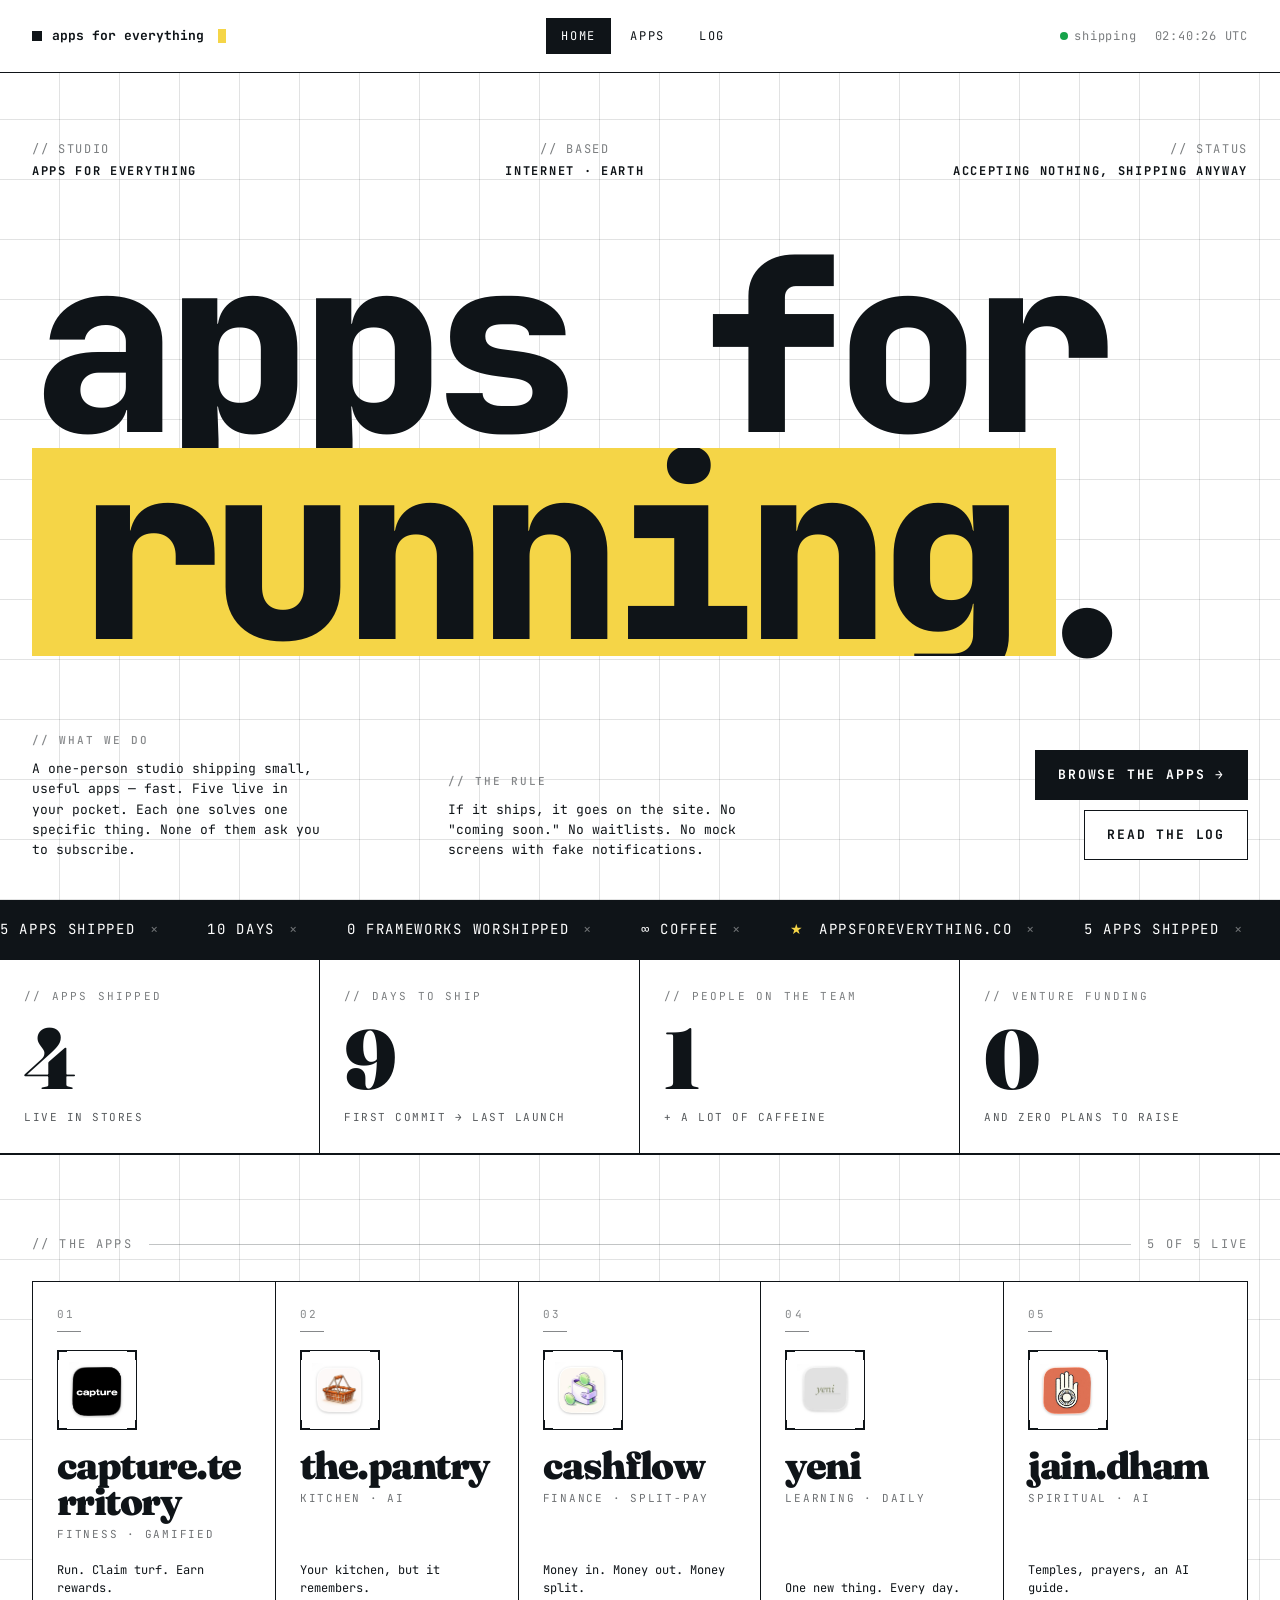
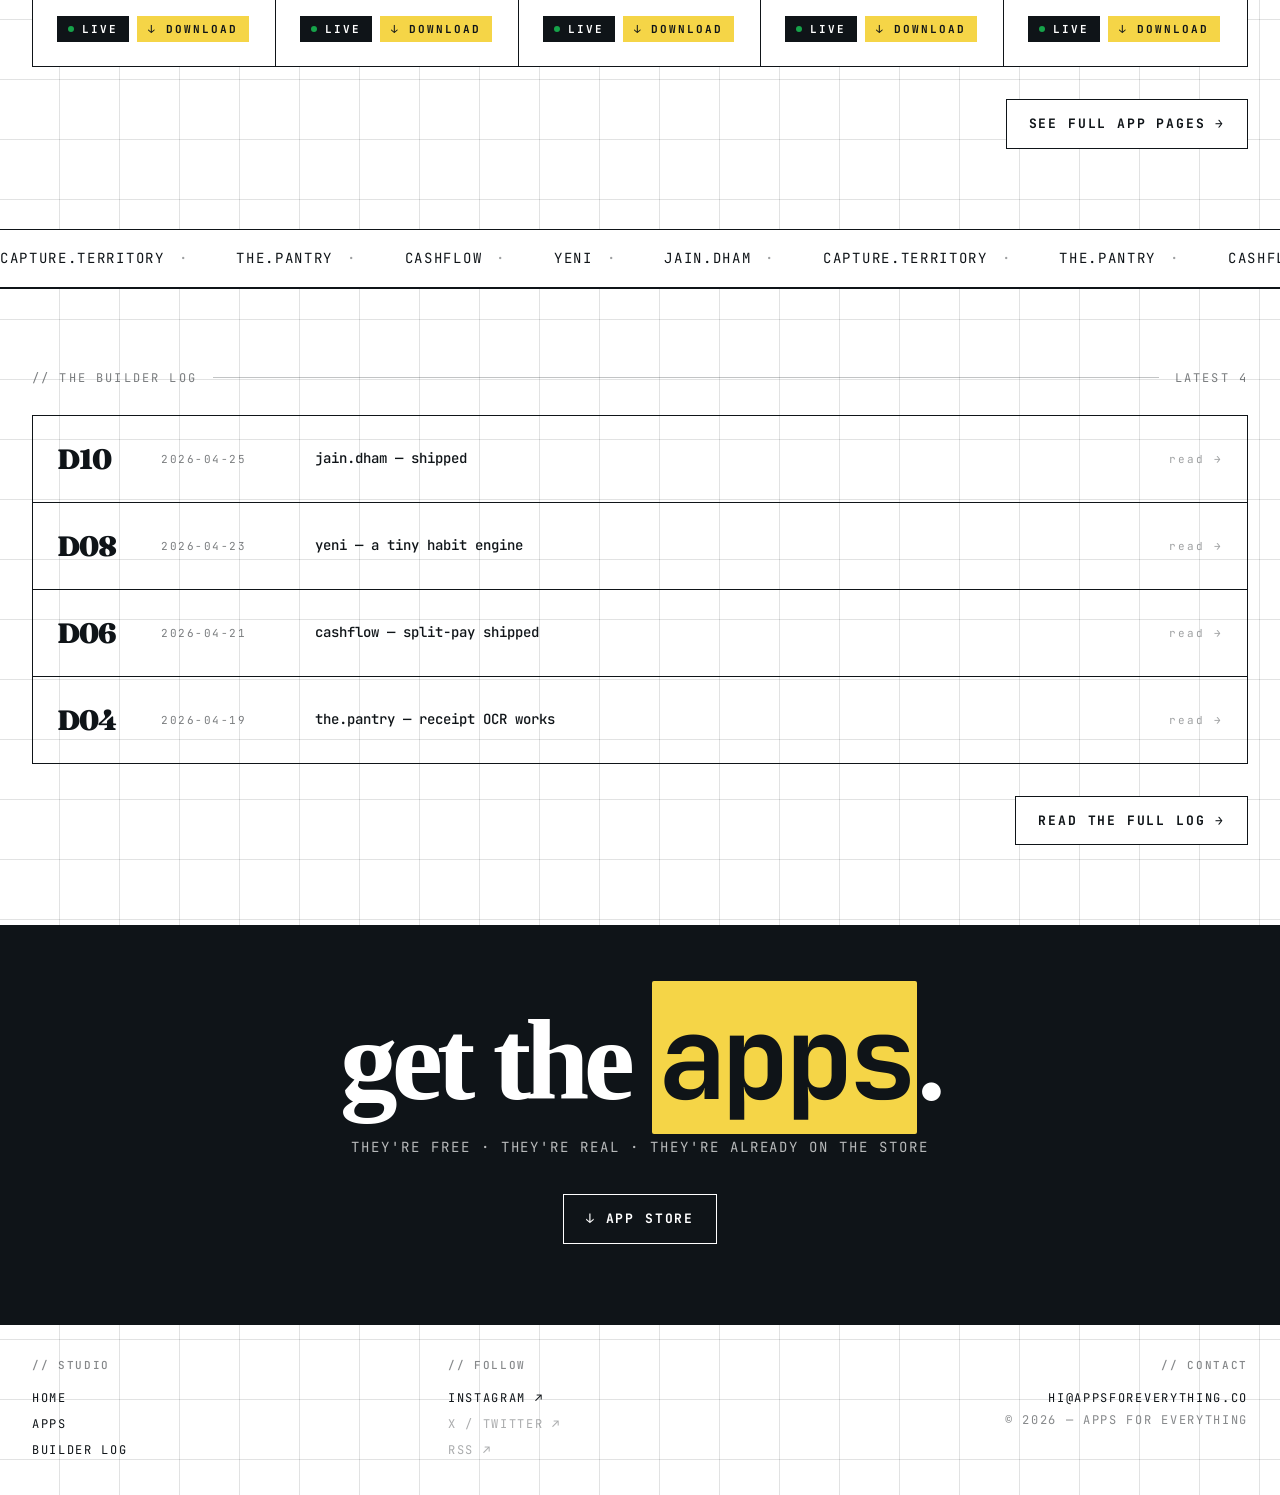
<file: index.html>
<!doctype html>
<html lang="en">
<head>
<meta charset="utf-8"/>
<meta name="viewport" content="width=device-width, initial-scale=1"/>
<title>apps for everything — a small studio shipping a lot</title>
<meta name="description" content="A one-person studio shipping small, useful apps — fast. 5 apps live. No waitlists, no subscriptions, no coming-soon screens."/>
<meta property="og:title" content="apps for everything"/>
<meta property="og:description" content="A one-person studio shipping small, useful apps — fast. 5 apps live."/>
<meta property="og:url" content="https://appsforeverything.co"/>
<meta property="og:type" content="website"/>
<meta property="og:image" content="https://appsforeverything.co/og-image.png"/>
<meta name="twitter:card" content="summary_large_image"/>
<meta name="twitter:title" content="apps for everything"/>
<meta name="twitter:description" content="A one-person studio shipping small, useful apps — fast. 5 apps live."/>
<meta name="twitter:image" content="https://appsforeverything.co/og-image.png"/>
<link rel="icon" href="/favicon.svg" type="image/svg+xml"/>

<link rel="preconnect" href="https://fonts.googleapis.com"/>
<link rel="preconnect" href="https://fonts.gstatic.com" crossorigin/>
<link href="https://fonts.googleapis.com/css2?family=Fraunces:ital,opsz,wght@0,9..144,400;0,9..144,700;0,9..144,900;1,9..144,900&family=JetBrains+Mono:wght@400;500;700&display=swap" rel="stylesheet"/>
<link rel="stylesheet" href="site/site.css"/>

<style>
/* ── Home-only styles ─────────────────────────────────── */
.hero {
  position: relative;
  min-height: calc(100vh - 60px);
  padding: 80px 32px 40px;
  display: flex; flex-direction: column; justify-content: space-between;
  overflow: hidden;
}

.hero-meta-row {
  display: flex; justify-content: space-between; align-items: flex-start;
  font-family: var(--mono);
  font-size: 12px; letter-spacing: 0.14em; text-transform: uppercase;
  color: var(--fg-muted);
}
.hero-meta-row .col { display: flex; flex-direction: column; gap: 4px; }
.hero-meta-row .col .v { color: var(--fg); font-weight: 700; }

.hero-stack {
  font-family: var(--display);
  font-weight: 900;
  font-size: clamp(96px, 19vw, 320px);
  line-height: 0.85;
  letter-spacing: -0.05em;
  margin: 40px 0;
  position: relative;
}
.hero-line { display: block; overflow: hidden; }
.hero-word {
  display: inline-block;
  transform: translateY(110%);
  animation: rise 0.9s cubic-bezier(.2,.7,.2,1) forwards;
}
.hero-word.d2 { animation-delay: 0.1s; }
.hero-word.d3 { animation-delay: 0.2s; }
.hero-word.d4 { animation-delay: 0.3s; }
.hero-word.d5 { animation-delay: 0.4s; }
@keyframes rise { to { transform: translateY(0) } }

.hero-line .swap {
  display: inline-block;
  background: var(--hl); color: #0F1418;
  padding: 0 0.12em;
  position: relative;
}
.hero-line .swap .swap-inner {
  display: inline-block;
  animation: swap 8s steps(1) infinite;
}
@keyframes swap {
  0%, 24%   { content: 'everything' }
  25%, 49%  { transform: translateY(0) }
  50%, 74%  { transform: translateY(0) }
}

/* word cycler for hero */
.cycle {
  display: inline-block;
  background: var(--hl); color: #0F1418;
  padding: 0 0.18em;
  position: relative;
  vertical-align: baseline;
  overflow: hidden;
}
.cycle .cycle-track {
  display: inline-block;
}
.cycle .cycle-word {
  display: inline-block;
}

.hero-bottom {
  display: grid;
  grid-template-columns: 1fr 1fr 1fr;
  gap: 32px;
  align-items: end;
  font-family: var(--mono);
  font-size: 13px;
  line-height: 1.55;
}
.hero-bottom .col h5 {
  font-size: 11px; letter-spacing: 0.18em; text-transform: uppercase;
  opacity: 0.5; margin-bottom: 10px; font-weight: 500;
}
.hero-bottom .col p { max-width: 36ch; }
.hero-bottom .ctas { display: flex; gap: 10px; flex-wrap: wrap; justify-content: flex-end; }

/* Animated grid (subtle dot drift) */
.hero-bg {
  position: absolute; inset: 0;
  pointer-events: none;
  z-index: -1;
  background-image:
    radial-gradient(circle, var(--fg) 1.2px, transparent 1.2px);
  background-size: 32px 32px;
  background-position: 0 0;
  opacity: 0.08;
  animation: drift 30s linear infinite;
}
@keyframes drift {
  from { background-position: 0 0; }
  to { background-position: 320px 320px; }
}

/* ── Counters strip ───────────────────────────────────── */
.counters {
  display: grid;
  grid-template-columns: repeat(4, 1fr);
  border-top: 1.5px solid var(--fg);
  border-bottom: 1.5px solid var(--fg);
  background: var(--bg);
}
.counter {
  padding: 28px 24px;
  border-right: 1.5px solid var(--fg);
  font-family: var(--mono);
}
.counter:last-child { border-right: none; }
.counter .label {
  font-size: 11px; letter-spacing: 0.2em; text-transform: uppercase;
  opacity: 0.55; margin-bottom: 12px;
}
.counter .num {
  font-family: var(--display);
  font-size: 84px; line-height: 1; font-weight: 900;
  letter-spacing: -0.04em;
}
.counter .sub {
  font-size: 11px; letter-spacing: 0.14em; text-transform: uppercase;
  margin-top: 8px; opacity: 0.7;
}

/* ── Apps preview grid ────────────────────────────────── */
.apps-section {
  padding: 80px 32px;
  border-top: 1.5px solid var(--fg);
}
.apps-grid {
  display: grid;
  grid-template-columns: repeat(5, 1fr);
  border: 1.5px solid var(--fg);
}
.app-card {
  position: relative;
  border-right: 1.5px solid var(--fg);
  padding: 24px;
  display: flex; flex-direction: column; gap: 18px;
  min-height: 380px;
  background: var(--bg);
  transition: background 0.2s, color 0.2s;
  overflow: hidden;
  cursor: pointer;
}
.app-card:last-child { border-right: none; }
.app-card:hover { background: var(--fg); color: var(--bg); }
.app-card:hover .logo-slot { background: var(--fg); color: var(--bg); border-color: var(--bg); }
.app-card:hover .logo-slot .tick { background: var(--fg); border-color: var(--bg); }
.app-card:hover .pill { background: var(--bg); color: var(--fg); }
.app-card:hover .app-card-num::after {
  width: 100%;
}
.app-card-num {
  font-family: var(--mono);
  font-size: 11px; letter-spacing: 0.2em; opacity: 0.5;
  position: relative;
  display: inline-block;
}
.app-card-num::after {
  content: '';
  display: block;
  width: 24px; height: 1.5px;
  background: currentColor;
  margin-top: 8px;
  transition: width 0.4s cubic-bezier(.2,.7,.2,1);
}
.app-card-name {
  font-family: var(--display);
  font-size: 38px; font-weight: 900;
  line-height: 0.95;
  letter-spacing: -0.04em;
  word-break: break-word;
}
.app-card-tag {
  font-family: var(--mono);
  font-size: 11px; letter-spacing: 0.16em;
  text-transform: uppercase;
  opacity: 0.6;
}
.app-card-desc {
  font-family: var(--mono);
  font-size: 12px; line-height: 1.55;
  margin-top: auto;
}
.app-card .logo-slot {
  width: 80px; height: 80px;
  align-self: flex-start;
}

@media (max-width: 1100px) {
  .apps-grid { grid-template-columns: repeat(2, 1fr); }
  .app-card { border-bottom: 1.5px solid var(--fg); }
}

@media (max-width: 768px) {
  .hero { padding: 80px 20px 32px; }
  .counter { padding: 20px 16px; }
  .counter .num { font-size: 60px; }
  .apps-section { padding: 48px 20px; }
  .log-section { padding: 48px 20px; }
  .cta-strip { padding: 48px 20px; }
}

@media (max-width: 640px) {
  .hero-meta-row { display: none; }
  .hero { padding: 72px 20px 32px; }
  .hero-stack { font-size: clamp(72px, 18vw, 96px); margin: 24px 0; }
  .hero-bottom { grid-template-columns: 1fr; gap: 0; align-items: start; }
  .hero-bottom .col { padding: 16px 0; border-top: 1.5px solid var(--fg-faint); }
  .hero-bottom .col:first-child { border-top: none; padding-top: 0; }
  .hero-bottom .col p { max-width: none; }
  .hero-bottom .ctas { justify-content: flex-start; padding-top: 0; }
  .counters { grid-template-columns: repeat(2, 1fr); }
  .counter:nth-child(2) { border-right: none; }
  .counter:nth-child(n+3) { border-top: 1.5px solid var(--fg); }
  .counter { padding: 18px 14px; }
  .counter .num { font-size: 52px; }
  .app-card { min-height: auto; padding: 18px; gap: 14px; }
  .app-card-name { font-size: 28px; }
  .log-row { grid-template-columns: 60px 1fr; }
  .log-row .date, .log-row .arrow { display: none; }
  .log-row .day { font-size: 22px; }
  .cta-strip { padding: 40px 20px; }
  .cta-strip h2 { font-size: clamp(40px, 10vw, 56px); }
  .cta-strip .ctas { flex-direction: column; align-items: center; gap: 10px; }
}

@media (max-width: 480px) {
  .hero { padding: 72px 16px 28px; }
  .hero-stack { font-size: clamp(60px, 16vw, 80px); }
  .apps-grid { grid-template-columns: 1fr; }
  .app-card { padding: 14px; border-right: none; }
}

/* ── Log preview ──────────────────────────────────────── */
.log-section {
  padding: 80px 32px;
  border-top: 1.5px solid var(--fg);
}
.log-list {
  border: 1.5px solid var(--fg);
}
.log-row {
  display: grid;
  grid-template-columns: 80px 130px 1fr 200px;
  gap: 24px;
  padding: 22px 24px;
  border-bottom: 1.5px solid var(--fg);
  align-items: center;
  font-family: var(--mono);
  font-size: 13px;
  cursor: pointer;
  transition: background 0.15s;
}
.log-row:last-child { border-bottom: none; }
.log-row:hover { background: var(--fg); color: var(--bg); }
.log-row .day {
  font-family: var(--display);
  font-size: 28px; font-weight: 900;
  letter-spacing: -0.03em;
}
.log-row .date { opacity: 0.55; font-size: 11px; letter-spacing: 0.14em; }
.log-row .title { font-weight: 500; font-size: 14px; }
.log-row .arrow {
  text-align: right; opacity: 0.4;
  letter-spacing: 0.18em; font-size: 11px;
}
.log-row:hover .arrow { opacity: 1; }

/* ── CTA strip ────────────────────────────────────────── */
.cta-strip {
  border-top: 1.5px solid var(--fg);
  padding: 80px 32px;
  text-align: center;
  background: var(--fg);
  color: var(--bg);
  position: relative;
  overflow: hidden;
}
.cta-strip h2 {
  font-family: var(--display);
  font-size: clamp(56px, 9vw, 144px);
  font-weight: 900;
  line-height: 0.9;
  letter-spacing: -0.05em;
}
.cta-strip h2 em {
  background: var(--hl); color: #0F1418;
}
.cta-strip .sub {
  margin-top: 24px;
  font-family: var(--mono); font-size: 14px;
  letter-spacing: 0.14em; text-transform: uppercase;
  opacity: 0.7;
}
.cta-strip .ctas {
  margin-top: 36px;
  display: flex; gap: 12px; justify-content: center;
}
.cta-strip .btn {
  background: transparent; color: var(--bg); border-color: var(--bg);
}
.cta-strip .btn:hover { background: var(--hl); color: #0F1418; border-color: var(--hl); }

</style>
</head>
<body>

<!-- ── NAV ────────────────────────────────────────────── -->
<nav class="nav">
  <a class="nav-brand" href="index.html">
    <span class="dot"></span>
    apps for everything<span class="blink"></span>
  </a>
  <div class="nav-links">
    <a class="nav-link active" href="index.html">Home</a>
    <a class="nav-link" href="apps.html">Apps</a>
    <a class="nav-link" href="log.html">Log</a>
  </div>
  <div class="nav-meta">
    <span><span class="live-dot"></span>shipping</span>
    <span data-utc-clock>00:00:00 UTC</span>
  </div>
</nav>

<main class="page">

  <!-- ── HERO ─────────────────────────────────────────── -->
  <section class="hero">
    <div class="hero-bg"></div>

    <div class="hero-meta-row">
      <div class="col">
        <span>// studio</span>
        <span class="v">apps for everything</span>
      </div>
      <div class="col" style="text-align:center">
        <span>// based</span>
        <span class="v">internet · earth</span>
      </div>
      <div class="col" style="text-align:right">
        <span>// status</span>
        <span class="v">accepting nothing, shipping anyway</span>
      </div>
    </div>

    <h1 class="hero-stack">
      <span class="hero-line"><span class="hero-word" style="font-family: &quot;JetBrains Mono&quot;">apps for</span></span>
      <span class="hero-line"><span class="hero-word d2"><span id="cycle-word" class="cycle"><span class="cycle-track"><span class="cycle-word" style="font-family: &quot;JetBrains Mono&quot;">running</span></span></span>.</span></span>
    </h1>

    <div class="hero-bottom">
      <div class="col">
        <h5>// what we do</h5>
        <p>A one-person studio shipping small, useful apps — fast. Five live in your pocket. Each one solves one specific thing. None of them ask you to subscribe.</p>
      </div>
      <div class="col">
        <h5>// the rule</h5>
        <p>If it ships, it goes on the site. No "coming soon." No waitlists. No mock screens with fake notifications.</p>
      </div>
      <div class="col">
        <div class="ctas">
          <a href="apps.html" class="btn primary">Browse the apps →</a>
          <a href="log.html" class="btn">Read the log</a>
        </div>
      </div>
    </div>
  </section>

  <!-- ── MARQUEE ──────────────────────────────────────── -->
  <div class="marquee invert">
    <div class="marquee-track">
      <span class="marquee-item">5 apps shipped <span class="x">×</span></span>
      <span class="marquee-item">10 days <span class="x">×</span></span>
      <span class="marquee-item">0 frameworks worshipped <span class="x">×</span></span>
      <span class="marquee-item">∞ coffee <span class="x">×</span></span>
      <span class="marquee-item"><span class="star">★</span> appsforeverything.co <span class="x">×</span></span>
      <span class="marquee-item">5 apps shipped <span class="x">×</span></span>
      <span class="marquee-item">10 days <span class="x">×</span></span>
      <span class="marquee-item">0 frameworks worshipped <span class="x">×</span></span>
      <span class="marquee-item">∞ coffee <span class="x">×</span></span>
      <span class="marquee-item"><span class="star">★</span> appsforeverything.co <span class="x">×</span></span>
      <span class="marquee-item">5 apps shipped <span class="x">×</span></span>
      <span class="marquee-item">10 days <span class="x">×</span></span>
      <span class="marquee-item">0 frameworks worshipped <span class="x">×</span></span>
      <span class="marquee-item">∞ coffee <span class="x">×</span></span>
      <span class="marquee-item"><span class="star">★</span> appsforeverything.co <span class="x">×</span></span>
    </div>
  </div>

  <!-- ── COUNTERS ─────────────────────────────────────── -->
  <div class="counters reveal">
    <div class="counter">
      <div class="label">// apps shipped</div>
      <div class="num" data-count="5">0</div>
      <div class="sub">live in stores</div>
    </div>
    <div class="counter">
      <div class="label">// days to ship</div>
      <div class="num" data-count="10">0</div>
      <div class="sub">first commit → last launch</div>
    </div>
    <div class="counter">
      <div class="label">// people on the team</div>
      <div class="num" data-count="1">0</div>
      <div class="sub">+ a lot of caffeine</div>
    </div>
    <div class="counter">
      <div class="label">// venture funding</div>
      <div class="num" data-count="0">0</div>
      <div class="sub">and zero plans to raise</div>
    </div>
  </div>

  <!-- ── APPS SECTION ─────────────────────────────────── -->
  <section class="apps-section">
    <div class="section-label reveal">
      <span>// the apps</span>
      <span class="line"></span>
      <span>5 of 5 live</span>
    </div>

    <div class="apps-grid reveal" id="apps-grid"></div>

    <div style="margin-top: 32px; display: flex; justify-content: flex-end;">
      <a href="apps.html" class="btn">See full app pages →</a>
    </div>
  </section>

  <!-- ── REVERSE MARQUEE ──────────────────────────────── -->
  <div class="marquee">
    <div class="marquee-track reverse fast">
      <span class="marquee-item">capture.territory <span class="x">·</span></span>
      <span class="marquee-item">the.pantry <span class="x">·</span></span>
      <span class="marquee-item">cashflow <span class="x">·</span></span>
      <span class="marquee-item">yeni <span class="x">·</span></span>
      <span class="marquee-item">jain.dham <span class="x">·</span></span>
      <span class="marquee-item">capture.territory <span class="x">·</span></span>
      <span class="marquee-item">the.pantry <span class="x">·</span></span>
      <span class="marquee-item">cashflow <span class="x">·</span></span>
      <span class="marquee-item">yeni <span class="x">·</span></span>
      <span class="marquee-item">jain.dham <span class="x">·</span></span>
      <span class="marquee-item">capture.territory <span class="x">·</span></span>
      <span class="marquee-item">the.pantry <span class="x">·</span></span>
      <span class="marquee-item">cashflow <span class="x">·</span></span>
      <span class="marquee-item">yeni <span class="x">·</span></span>
      <span class="marquee-item">jain.dham <span class="x">·</span></span>
    </div>
  </div>

  <!-- ── LOG PREVIEW ──────────────────────────────────── -->
  <section class="log-section">
    <div class="section-label reveal">
      <span>// the builder log</span>
      <span class="line"></span>
      <span>latest 4</span>
    </div>

    <div class="log-list reveal" id="log-list"></div>

    <div style="margin-top: 32px; display: flex; justify-content: flex-end;">
      <a href="log.html" class="btn">Read the full log →</a>
    </div>
  </section>

  <!-- ── CTA STRIP ────────────────────────────────────── -->
  <section class="cta-strip">
    <h2 style="font-family: ui-monospace">get the <em style="font-family: &quot;JetBrains Mono&quot;">apps</em>.</h2>
    <div class="sub">they're free · they're real · they're already on the store</div>
    <div class="ctas">
      <a href="apps.html" class="btn">↓ App Store</a>
    </div>
  </section>

  <!-- ── FOOTER ───────────────────────────────────────── -->
  <footer class="foot">
    <div class="foot-col">
      <h4>// studio</h4>
      <a href="index.html">Home</a>
      <a href="apps.html">Apps</a>
      <a href="log.html">Builder log</a>
    </div>
    <div class="foot-col">
      <h4>// follow</h4>
      <a href="https://www.instagram.com/apps4everything?igsh=eWd5OXFvZ3lxbHJh" target="_blank" rel="noopener">Instagram ↗</a>
      <a href="#">X / twitter ↗</a>
      <a href="#">RSS ↗</a>
    </div>
    <div class="foot-col" style="text-align:right">
      <h4>// contact</h4>
      <a href="mailto:hi@appsforeverything.co">hi@appsforeverything.co</a>
      <span style="opacity:0.5">© 2026 — apps for everything</span>
    </div>
  </footer>
</main>

<script src="site/site.js"></script>
<script>
// ── Render apps grid ───────────────────────────────────
(function () {
  const el = document.getElementById('apps-grid');
  el.innerHTML = APPS.map((a, i) => `
    <a href="apps.html#${a.name}" class="app-card">
      <span class="app-card-num">${a.num}</span>
      <div class="logo-slot">
        <span class="tick tl"></span><span class="tick tr"></span>
        <span class="tick bl"></span><span class="tick br"></span>
        <div class="logo-inner">
          <img src="${a.logo}" alt="${a.name} logo" style="width:56px;height:56px;object-fit:contain;display:block;"/>
        </div>
      </div>
      <div>
        <div class="app-card-name">${a.name}</div>
        <div class="app-card-tag" style="margin-top:6px">${a.tag}</div>
      </div>
      <div class="app-card-desc">${a.short}</div>
      <div style="display:flex;gap:8px;align-items:center;align-self:flex-start">
        <span class="pill"><span class="pill-dot"></span>live</span>
        ${a.appstore !== '#' ? `<span class="pill pill-dl" onclick="event.preventDefault();event.stopPropagation();window.open('${a.appstore}','_blank')">↓ download</span>` : ''}
      </div>
    </a>
  `).join('');
})();

// ── Render log preview ────────────────────────────────
(function () {
  const el = document.getElementById('log-list');
  el.innerHTML = LOG_ENTRIES.slice(0, 4).map((e) => `
    <a href="log.html" class="log-row">
      <span class="day">${e.day}</span>
      <span class="date">${e.date}</span>
      <span class="title">${e.title}</span>
      <span class="arrow">read →</span>
    </a>
  `).join('');
})();

// ── Counters animate when in view ─────────────────────
(function () {
  const obs = new IntersectionObserver((entries) => {
    entries.forEach((e) => {
      if (e.isIntersecting) {
        e.target.querySelectorAll('[data-count]').forEach((n) => {
          const target = parseInt(n.getAttribute('data-count'), 10);
          countUp(n, target, 1400);
        });
        obs.unobserve(e.target);
      }
    });
  }, { threshold: 0.4 });
  document.querySelectorAll('.counters').forEach((el) => obs.observe(el));
})();

// ── Hero word cycler ──────────────────────────────────
(function () {
  const words = ['running', 'pantries', 'splitting', 'praying', 'learning'];
  const el = document.querySelector('#cycle-word .cycle-word');
  if (!el) return;
  let i = 0;
  setInterval(() => {
    i = (i + 1) % words.length;
    el.style.transition = 'opacity 0.2s, transform 0.2s';
    el.style.opacity = '0';
    el.style.transform = 'translateY(-8px)';
    setTimeout(() => {
      el.textContent = words[i];
      el.style.transform = 'translateY(8px)';
      requestAnimationFrame(() => {
        el.style.opacity = '1';
        el.style.transform = 'translateY(0)';
      });
    }, 220);
  }, 1800);
})();

</script>
</body>
</html>
</file>
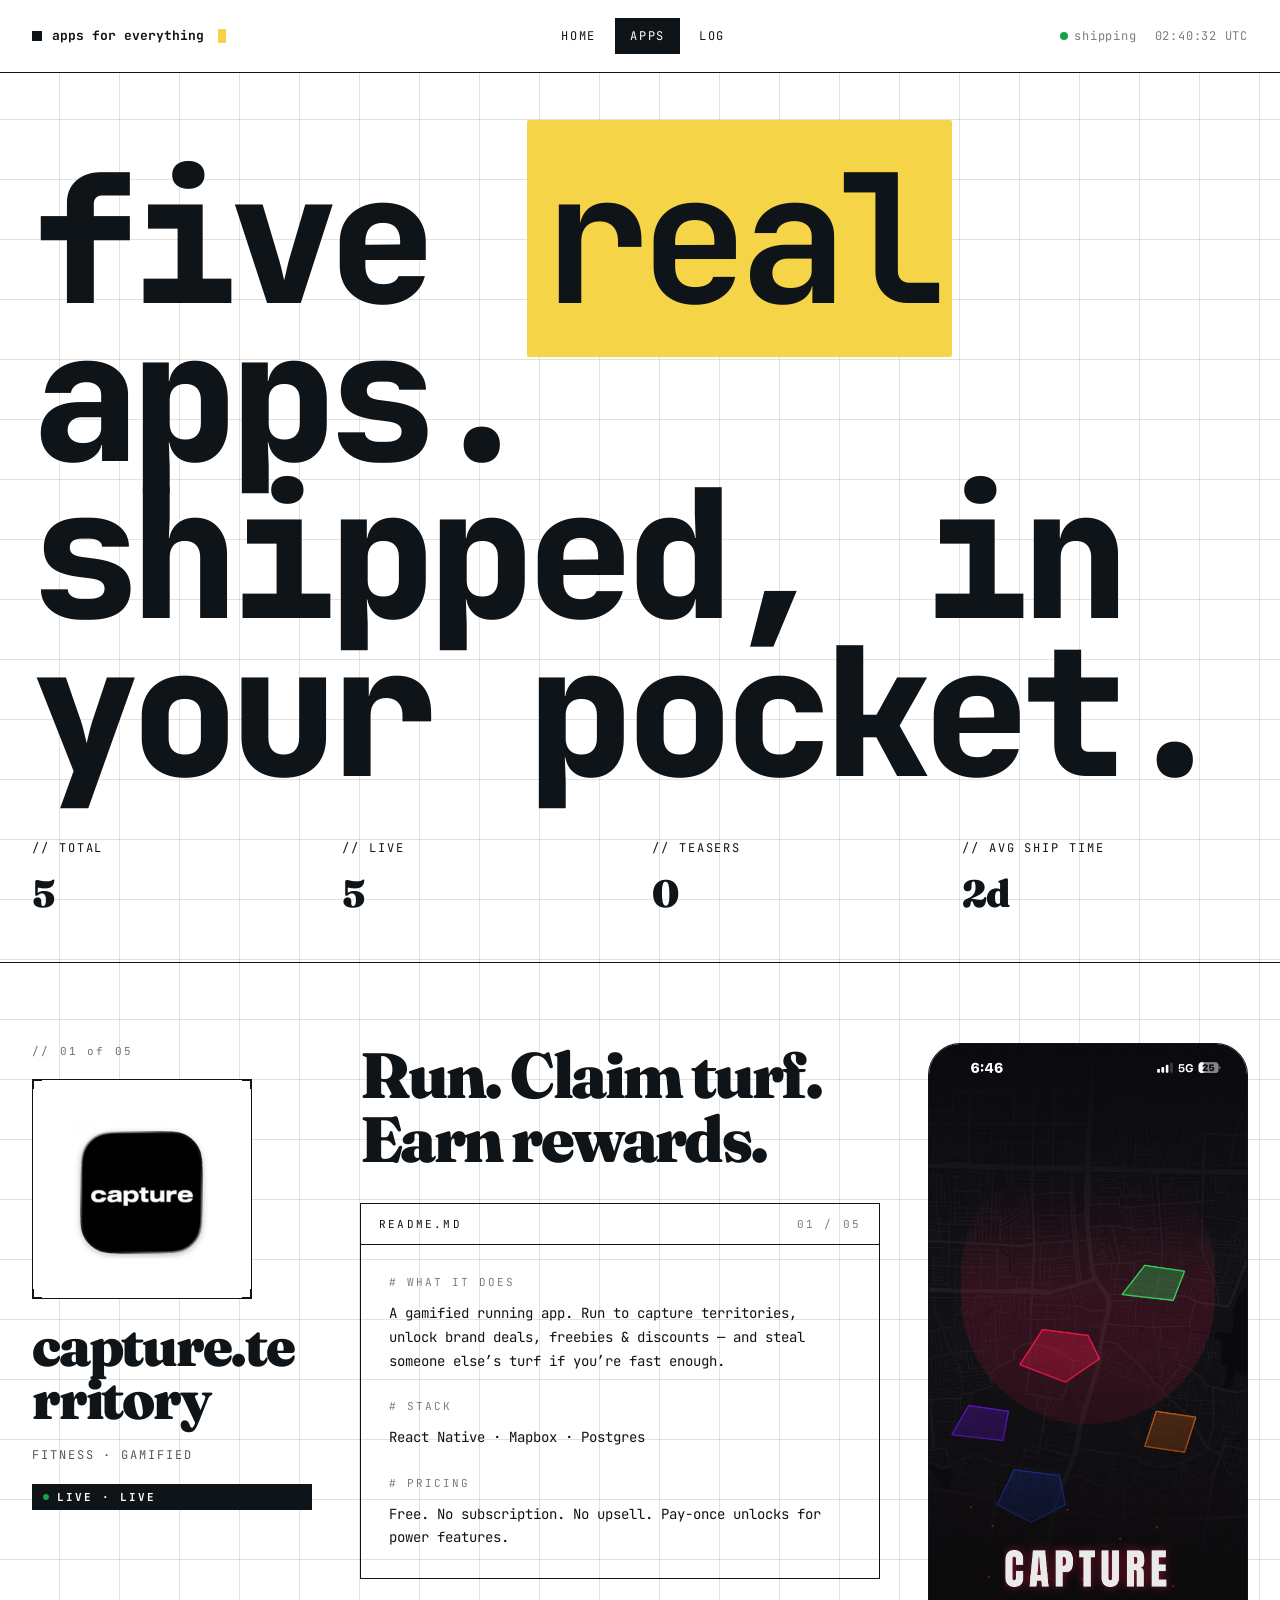
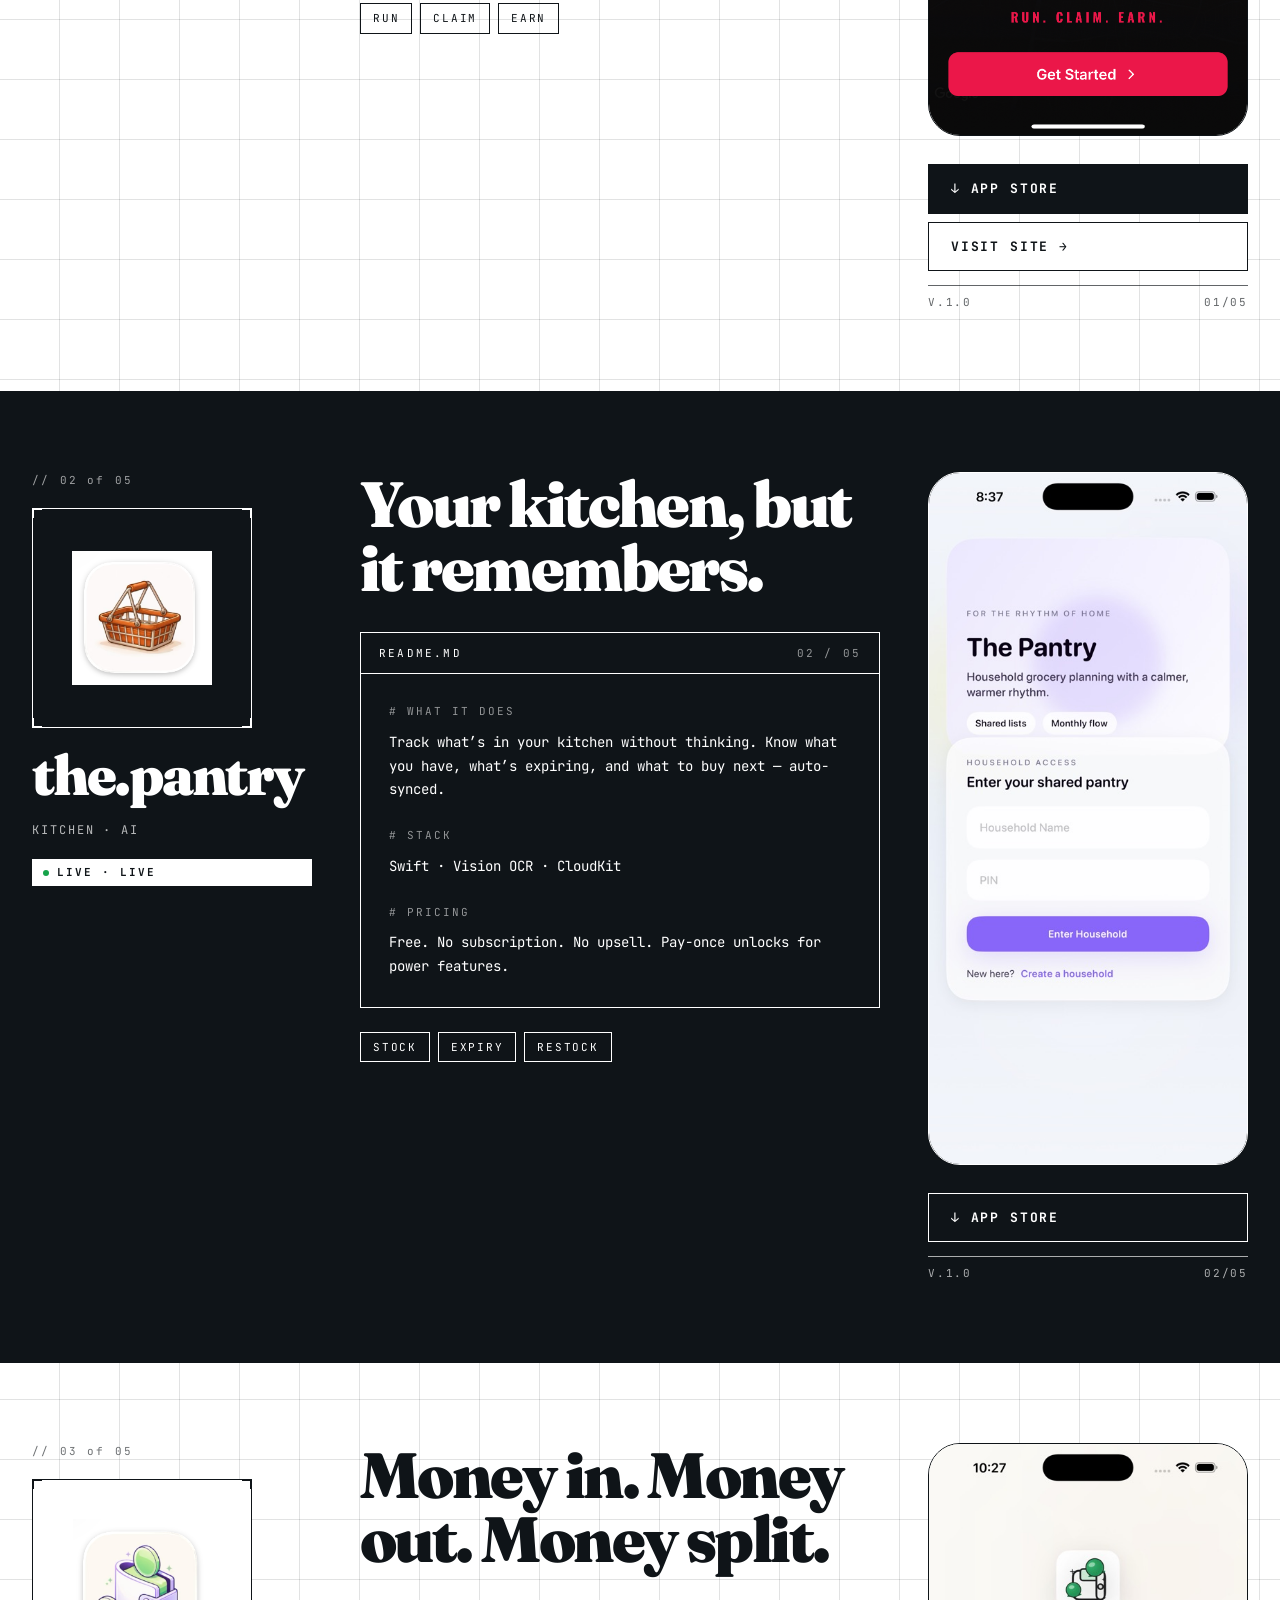
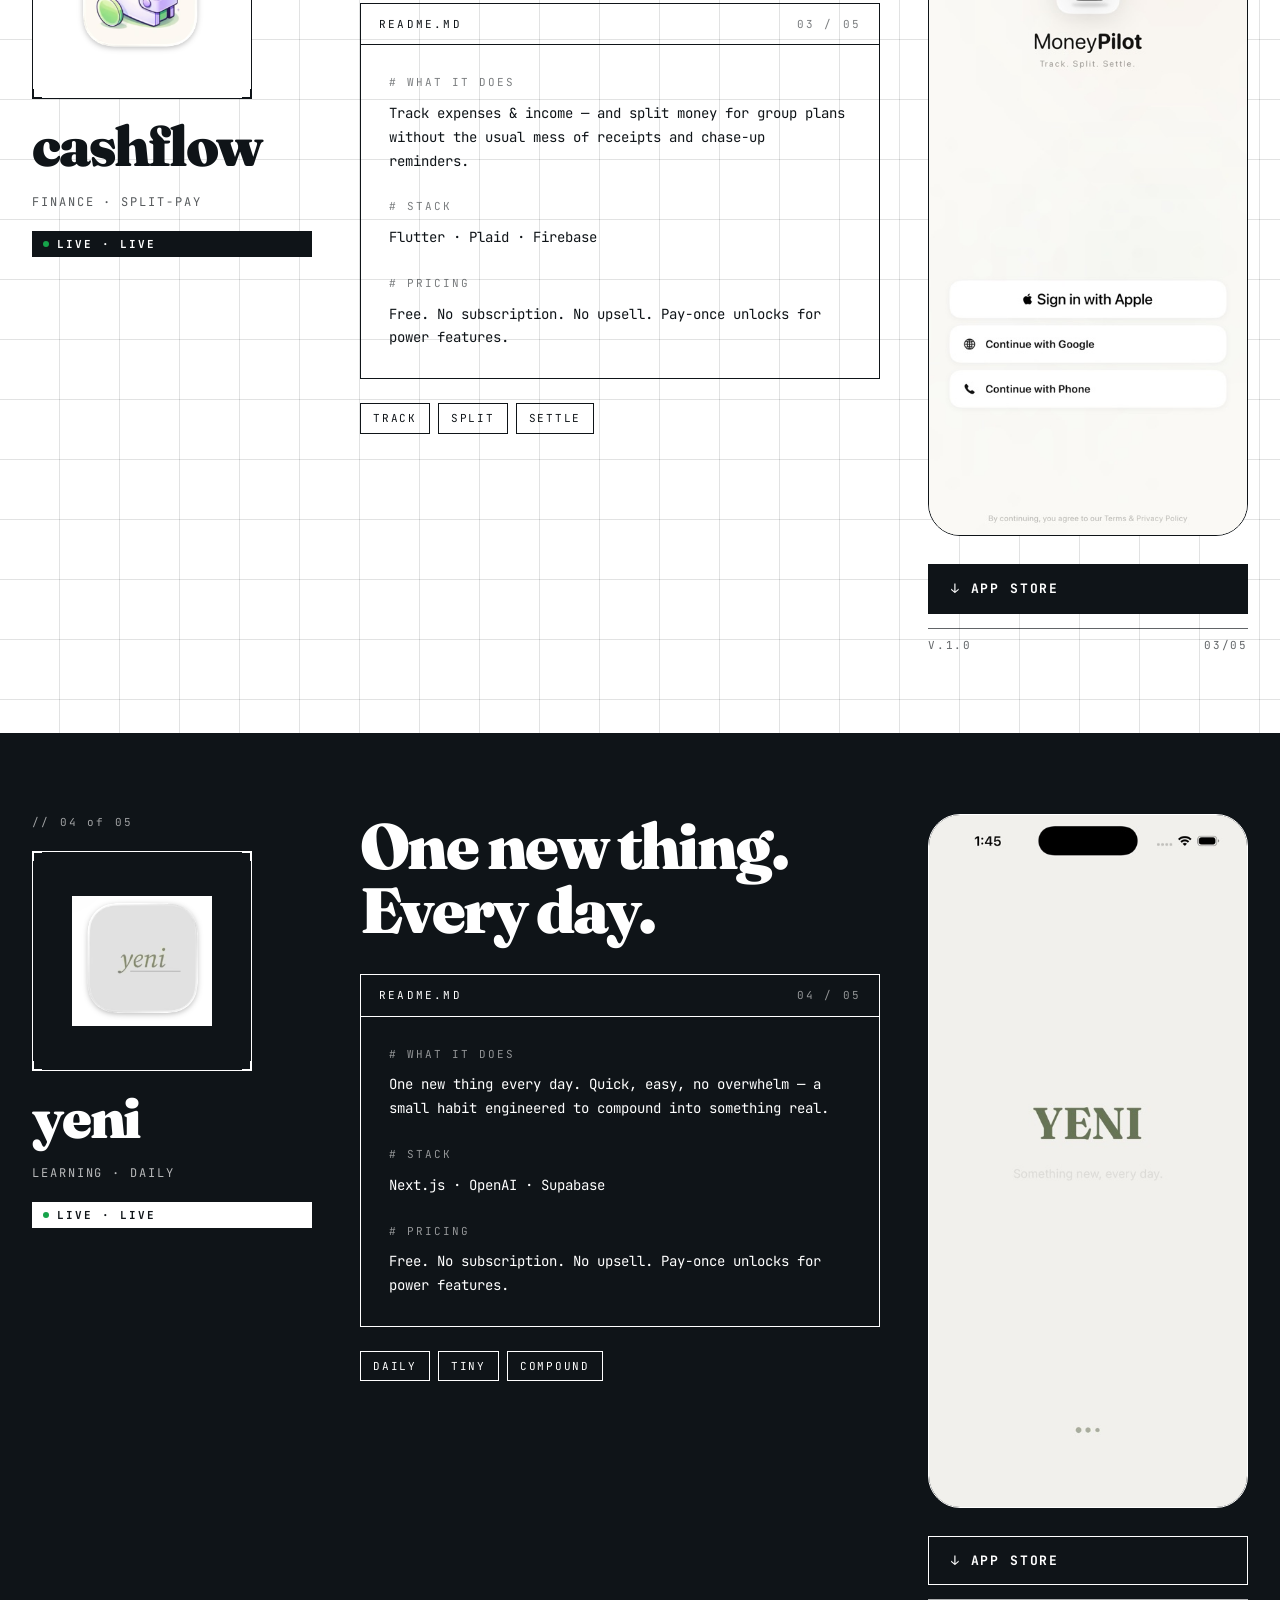
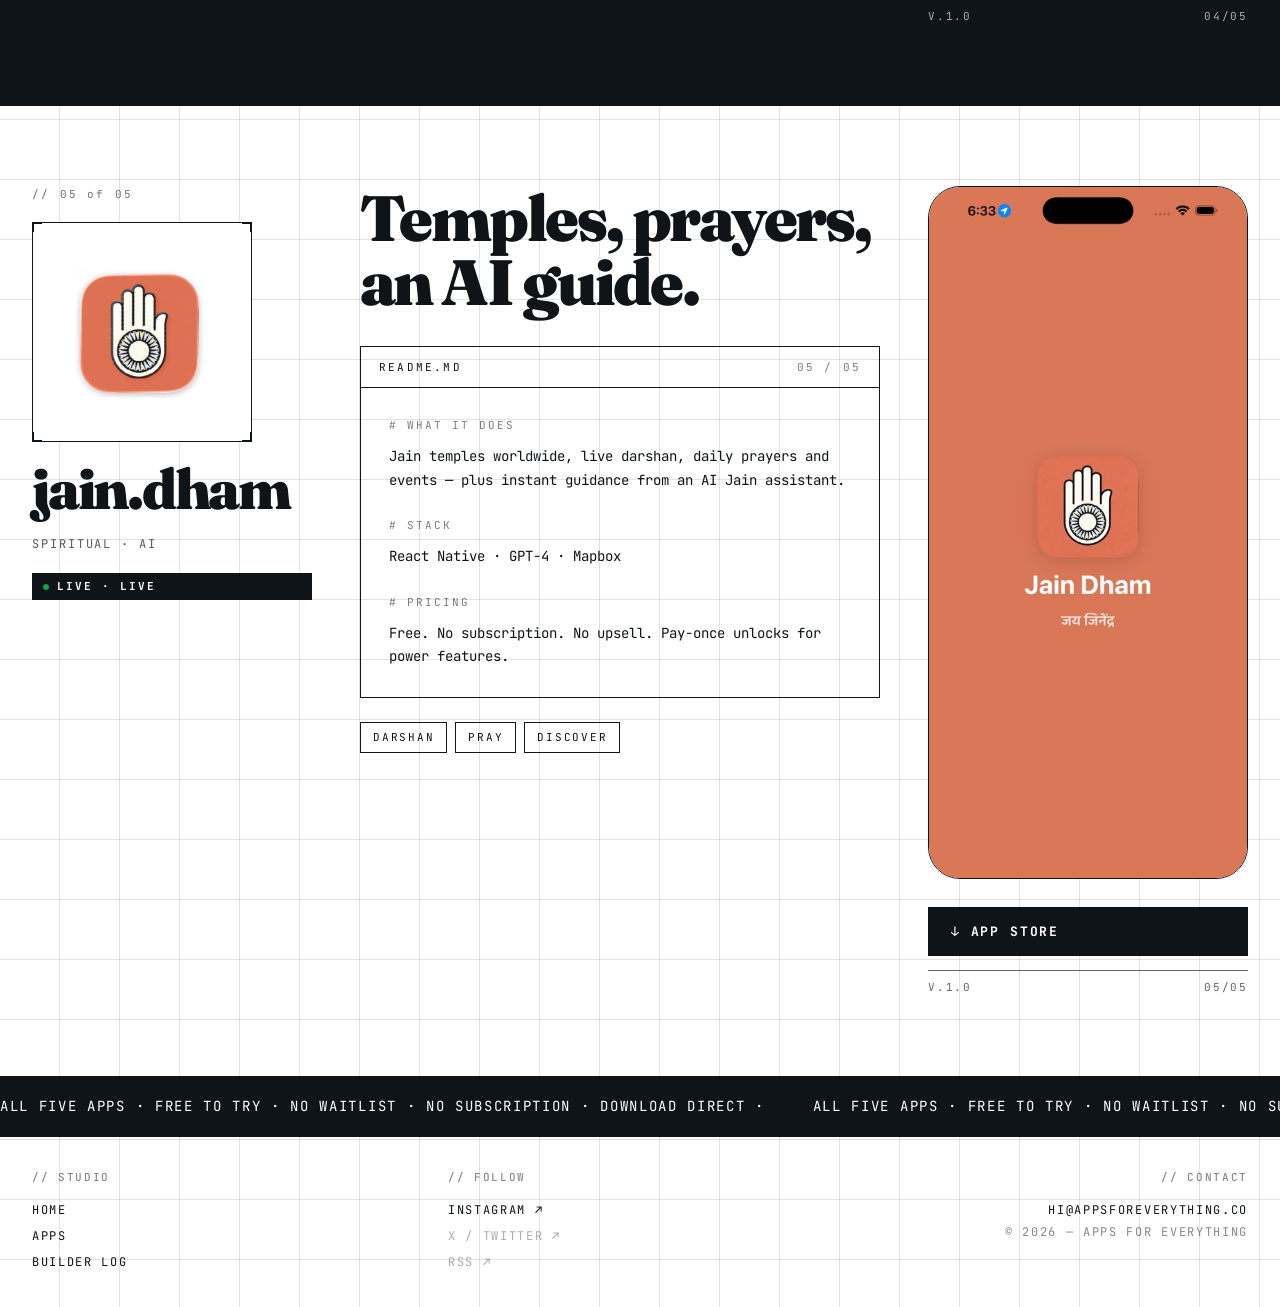
<file: apps.html>
<!doctype html>
<html lang="en">
<head>
<meta charset="utf-8"/>
<meta name="viewport" content="width=device-width, initial-scale=1"/>
<title>apps · apps for everything</title>
<meta name="description" content="Five real apps — shipped, in your pocket. No waitlists, no subscriptions. Download direct from the App Store or Play Store."/>
<meta property="og:title" content="apps · apps for everything"/>
<meta property="og:description" content="Five real apps — shipped, in your pocket. No waitlists, no subscriptions."/>
<meta property="og:url" content="https://appsforeverything.co/apps"/>
<meta property="og:type" content="website"/>
<meta property="og:image" content="https://appsforeverything.co/og-image.png"/>
<meta name="twitter:card" content="summary_large_image"/>
<meta name="twitter:title" content="apps · apps for everything"/>
<meta name="twitter:description" content="Five real apps — shipped, in your pocket. No waitlists, no subscriptions."/>
<meta name="twitter:image" content="https://appsforeverything.co/og-image.png"/>
<link rel="icon" href="/favicon.svg" type="image/svg+xml"/>

<link rel="preconnect" href="https://fonts.googleapis.com"/>
<link rel="preconnect" href="https://fonts.gstatic.com" crossorigin/>
<link href="https://fonts.googleapis.com/css2?family=Fraunces:ital,opsz,wght@0,9..144,400;0,9..144,700;0,9..144,900;1,9..144,900&family=JetBrains+Mono:wght@400;500;700&display=swap" rel="stylesheet"/>
<link rel="stylesheet" href="site/site.css"/>

<style>
.apps-hero {
  padding: 100px 32px 40px;
  border-bottom: 1.5px solid var(--fg);
}
.apps-hero h1 {
  font-family: var(--display);
  font-weight: 900;
  font-size: clamp(72px, 14vw, 220px);
  line-height: 0.88;
  letter-spacing: -0.05em;
}
.apps-hero h1 em { font-style: normal; background: var(--hl); color: #0F1418; padding: 0 0.08em; }
.apps-hero .meta {
  display: grid;
  grid-template-columns: repeat(4, 1fr);
  gap: 24px;
  margin-top: 48px;
  font-family: var(--mono);
  font-size: 12px;
  letter-spacing: 0.16em;
  text-transform: uppercase;
}
.apps-hero .meta .v {
  display: block;
  font-family: var(--display);
  font-size: 38px;
  font-weight: 900;
  letter-spacing: -0.03em;
  margin-top: 8px;
  text-transform: none;
}

.app-row {
  border-bottom: 1.5px solid var(--fg);
  padding: 80px 32px;
  display: grid;
  grid-template-columns: 280px 1fr 320px;
  gap: 48px;
  align-items: start;
  position: relative;
}
.app-row:nth-child(even) {
  background: var(--fg);
  color: var(--bg);
}
.app-row:nth-child(even) .logo-slot {
  background: var(--fg); color: var(--bg); border-color: var(--bg);
}
.app-row:nth-child(even) .logo-slot .tick {
  background: var(--fg); border-color: var(--bg);
}
.app-row:nth-child(even) .pill { background: var(--bg); color: var(--fg); }
.app-row:nth-child(even) .btn { background: transparent; color: var(--bg); border-color: var(--bg); }
.app-row:nth-child(even) .btn:hover { background: var(--hl); color: #0F1418; border-color: var(--hl); }
.app-row:nth-child(even) .readme { border-color: var(--bg); }
.app-row:nth-child(even) .readme-head { border-color: var(--bg); }
.app-row:nth-child(even) .tag-chip { border-color: var(--bg); }

.app-row .col-left {
  display: flex; flex-direction: column; gap: 20px;
  position: sticky; top: 80px;
}
.app-row .logo-slot {
  width: 220px; height: 220px;
}
.app-row .logo-slot .logo-tag { font-size: 11px; }
.app-row .logo-slot .logo-name { font-size: 22px; margin-top: 8px; }
.app-row .col-left .num {
  font-family: var(--mono);
  font-size: 11px;
  letter-spacing: 0.2em;
  opacity: 0.6;
}
.app-row .col-left .name {
  font-family: var(--display);
  font-size: 56px;
  font-weight: 900;
  line-height: 0.95;
  letter-spacing: -0.04em;
  word-break: break-word;
}
.app-row .col-left .tagline {
  font-family: var(--mono);
  font-size: 12px;
  letter-spacing: 0.16em;
  text-transform: uppercase;
  opacity: 0.7;
}

.app-row .col-mid .short {
  font-family: var(--display);
  font-size: 64px;
  line-height: 1;
  font-weight: 900;
  letter-spacing: -0.04em;
  margin-bottom: 32px;
}
.readme {
  border: 1.5px solid var(--fg);
}
.readme-head {
  display: flex; justify-content: space-between;
  padding: 12px 18px;
  border-bottom: 1.5px solid var(--fg);
  font-family: var(--mono);
  font-size: 11px;
  letter-spacing: 0.2em;
  text-transform: uppercase;
}
.readme-body {
  padding: 28px;
  font-family: var(--mono);
  font-size: 14px;
  line-height: 1.7;
}
.readme-body .h {
  font-size: 11px;
  letter-spacing: 0.18em;
  text-transform: uppercase;
  opacity: 0.55;
  margin-bottom: 10px;
}
.readme-body .h:not(:first-child) { margin-top: 24px; }

.tag-row {
  display: flex; flex-wrap: wrap; gap: 8px;
  margin-top: 24px;
}
.tag-chip {
  border: 1.5px solid var(--fg);
  padding: 6px 12px;
  font-family: var(--mono);
  font-size: 11px;
  letter-spacing: 0.16em;
  text-transform: uppercase;
}

.app-row .col-right {
  display: flex; flex-direction: column; gap: 14px;
}
.app-row .col-right .ctas {
  display: flex; flex-direction: column; gap: 8px;
}
.app-row .col-right .device {
  width: 100%;
  aspect-ratio: 9 / 19.5;
  border: 1.5px solid currentColor;
  border-radius: 32px;
  position: relative;
  overflow: hidden;
  background: var(--bg);
  color: var(--fg);
  margin-bottom: 14px;
}
.app-row:nth-child(even) .col-right .device { background: var(--fg); color: var(--bg); border-color: var(--bg); }

.device .notch {
  position: absolute; top: 8px; left: 50%; transform: translateX(-50%);
  width: 80px; height: 22px; border-radius: 12px;
  background: currentColor;
  opacity: 0.85;
}
.device .screen-tag {
  position: absolute; bottom: 12px; left: 0; right: 0;
  text-align: center;
  font-family: var(--mono);
  font-size: 9px;
  letter-spacing: 0.2em;
  opacity: 0.5;
}
.device .stripes {
  position: absolute; inset: 50px 14px 30px;
  background-image: repeating-linear-gradient(
    -45deg,
    currentColor 0,
    currentColor 1px,
    transparent 1px,
    transparent 14px
  );
  opacity: 0.18;
  border-radius: 12px;
}
.device .badge-app {
  position: absolute; top: 50%; left: 50%; transform: translate(-50%, -50%);
  font-family: var(--display);
  font-size: 22px;
  font-weight: 900;
  letter-spacing: -0.03em;
  text-align: center;
  line-height: 1;
  padding: 10px 14px;
  background: var(--bg);
  color: var(--fg);
  border: 1.5px solid currentColor;
  max-width: 80%;
  word-break: break-word;
}
.app-row:nth-child(even) .device .badge-app { background: var(--fg); color: var(--bg); }

.legend-row {
  display: flex; justify-content: space-between;
  font-family: var(--mono);
  font-size: 11px;
  letter-spacing: 0.16em;
  text-transform: uppercase;
  padding-top: 8px;
  border-top: 1px solid currentColor;
  opacity: 0.65;
}

@media (max-width: 1100px) {
  .app-row { grid-template-columns: 1fr; gap: 32px; }
  .app-row .col-left { position: static; }
}

@media (max-width: 768px) {
  .app-row .col-right .device {
    width: 55vw;
    max-width: 280px;
    margin: 0 auto 14px;
  }
}

@media (max-width: 640px) {
  .apps-hero { padding: 72px 20px 32px; }
  .apps-hero h1 { font-size: clamp(52px, 13vw, 80px); }
  .apps-hero .meta { grid-template-columns: repeat(2, 1fr); gap: 16px; margin-top: 24px; }
  .apps-hero .meta .v { font-size: 28px; }

  .app-row { padding: 40px 20px; gap: 24px; }

  /* reorder: identity → phone + CTA → readme */
  .app-row .col-left { order: 1; }
  .app-row .col-right { order: 2; }
  .app-row .col-mid  { order: 3; }

  .app-row .logo-slot { width: 120px; height: 120px; }
  .app-row .logo-slot img { width: 80px !important; height: 80px !important; }

  .app-row .col-left .name { font-size: 36px; }
  .app-row .col-left .tagline { font-size: 11px; }

  .app-row .col-mid .short { font-size: 36px; margin-bottom: 20px; }
  .readme-body { padding: 18px; font-size: 13px; }

  .app-row .col-right .device {
    width: 65vw;
    max-width: 240px;
    margin: 0 auto 14px;
  }
  .app-row .col-right .ctas { flex-direction: column; }
  .app-row .col-right .ctas .btn { width: 100%; justify-content: center; }
}

@media (max-width: 480px) {
  .apps-hero h1 { font-size: clamp(44px, 12vw, 64px); }
  .app-row { padding: 32px 16px; }
  .app-row .col-left .name { font-size: 30px; }
  .app-row .col-mid .short { font-size: 30px; }
  .app-row .col-right .device { width: 70vw; max-width: 220px; }
}
</style>
</head>
<body>

<nav class="nav">
  <a class="nav-brand" href="index.html">
    <span class="dot"></span>
    apps for everything<span class="blink"></span>
  </a>
  <div class="nav-links">
    <a class="nav-link" href="index.html">Home</a>
    <a class="nav-link active" href="apps.html">Apps</a>
    <a class="nav-link" href="log.html">Log</a>
  </div>
  <div class="nav-meta">
    <span><span class="live-dot"></span>shipping</span>
    <span data-utc-clock>00:00:00 UTC</span>
  </div>
</nav>

<main class="page">

  <section class="apps-hero">
    <h1 style="font-family: 'JetBrains Mono'">five <em>real</em> apps.<br/>shipped, in your pocket.</h1>
    <div class="meta">
      <div>// total <span class="v">5</span></div>
      <div>// live <span class="v">5</span></div>
      <div>// teasers <span class="v">0</span></div>
      <div>// avg ship time <span class="v">2d</span></div>
    </div>
  </section>

  <div id="app-rows"></div>

  <div class="marquee invert">
    <div class="marquee-track">
      <span class="marquee-item">all five apps · free to try · no waitlist · no subscription · download direct ·</span>
      <span class="marquee-item">all five apps · free to try · no waitlist · no subscription · download direct ·</span>
      <span class="marquee-item">all five apps · free to try · no waitlist · no subscription · download direct ·</span>
      <span class="marquee-item">all five apps · free to try · no waitlist · no subscription · download direct ·</span>
    </div>
  </div>

  <footer class="foot">
    <div class="foot-col">
      <h4>// studio</h4>
      <a href="index.html">Home</a>
      <a href="apps.html">Apps</a>
      <a href="log.html">Builder log</a>
    </div>
    <div class="foot-col">
      <h4>// follow</h4>
      <a href="https://www.instagram.com/apps4everything?igsh=eWd5OXFvZ3lxbHJh" target="_blank" rel="noopener">Instagram ↗</a>
      <a href="#">X / twitter ↗</a>
      <a href="#">RSS ↗</a>
    </div>
    <div class="foot-col" style="text-align:right">
      <h4>// contact</h4>
      <a href="mailto:hi@appsforeverything.co">hi@appsforeverything.co</a>
      <span style="opacity:0.5">© 2026 — apps for everything</span>
    </div>
  </footer>
</main>

<script src="site/site.js"></script>
<script>
(function () {
  const el = document.getElementById('app-rows');
  el.innerHTML = APPS.map((a, i) => `
    <section class="app-row" id="${a.name}">
      <div class="col-left">
        <span class="num">// ${a.num} of 05</span>
        <div class="logo-slot">
          <span class="tick tl"></span><span class="tick tr"></span>
          <span class="tick bl"></span><span class="tick br"></span>
          <div class="logo-inner">
            <img src="${a.logo}" alt="${a.name} logo" style="width:140px;height:140px;object-fit:contain;display:block;"/>
          </div>
        </div>
        <div class="name">${a.name}</div>
        <div class="tagline">${a.tag}</div>
        <span class="pill"><span class="pill-dot"></span>live · ${a.status}</span>
      </div>

      <div class="col-mid">
        <div class="short">${a.short}</div>
        <div class="readme">
          <div class="readme-head">
            <span>readme.md</span>
            <span style="opacity:0.55">${a.num} / 05</span>
          </div>
          <div class="readme-body">
            <div class="h"># what it does</div>
            <p>${a.body}</p>
            <div class="h"># stack</div>
            <p>${a.stack.join(' · ')}</p>
            <div class="h"># pricing</div>
            <p>Free. No subscription. No upsell. Pay-once unlocks for power features.</p>
          </div>
        </div>
        <div class="tag-row">
          ${a.accent.map(t => `<span class="tag-chip">${t}</span>`).join('')}
        </div>
      </div>

      <div class="col-right">
        <div class="device">
          <span class="notch"></span>
          ${a.preview
            ? `<img src="${a.preview}" alt="${a.name} preview" style="position:absolute;inset:0;width:100%;height:100%;object-fit:cover;object-position:center top;"/>`
            : `<span class="stripes"></span><span class="badge-app">${a.name}</span><span class="screen-tag">// app preview</span>`
          }
        </div>
        <div class="ctas">
          <a href="${a.appstore}" class="btn primary">↓ App Store</a>
          ${a.url !== '#' ? `<a href="${a.url}" class="btn" target="_blank" rel="noopener">visit site →</a>` : ''}
        </div>
        <div class="legend-row">
          <span>v.1.0</span>
          <span>${a.num}/05</span>
        </div>
      </div>
    </section>
  `).join('');
})();
</script>
</body>
</html>
</file>
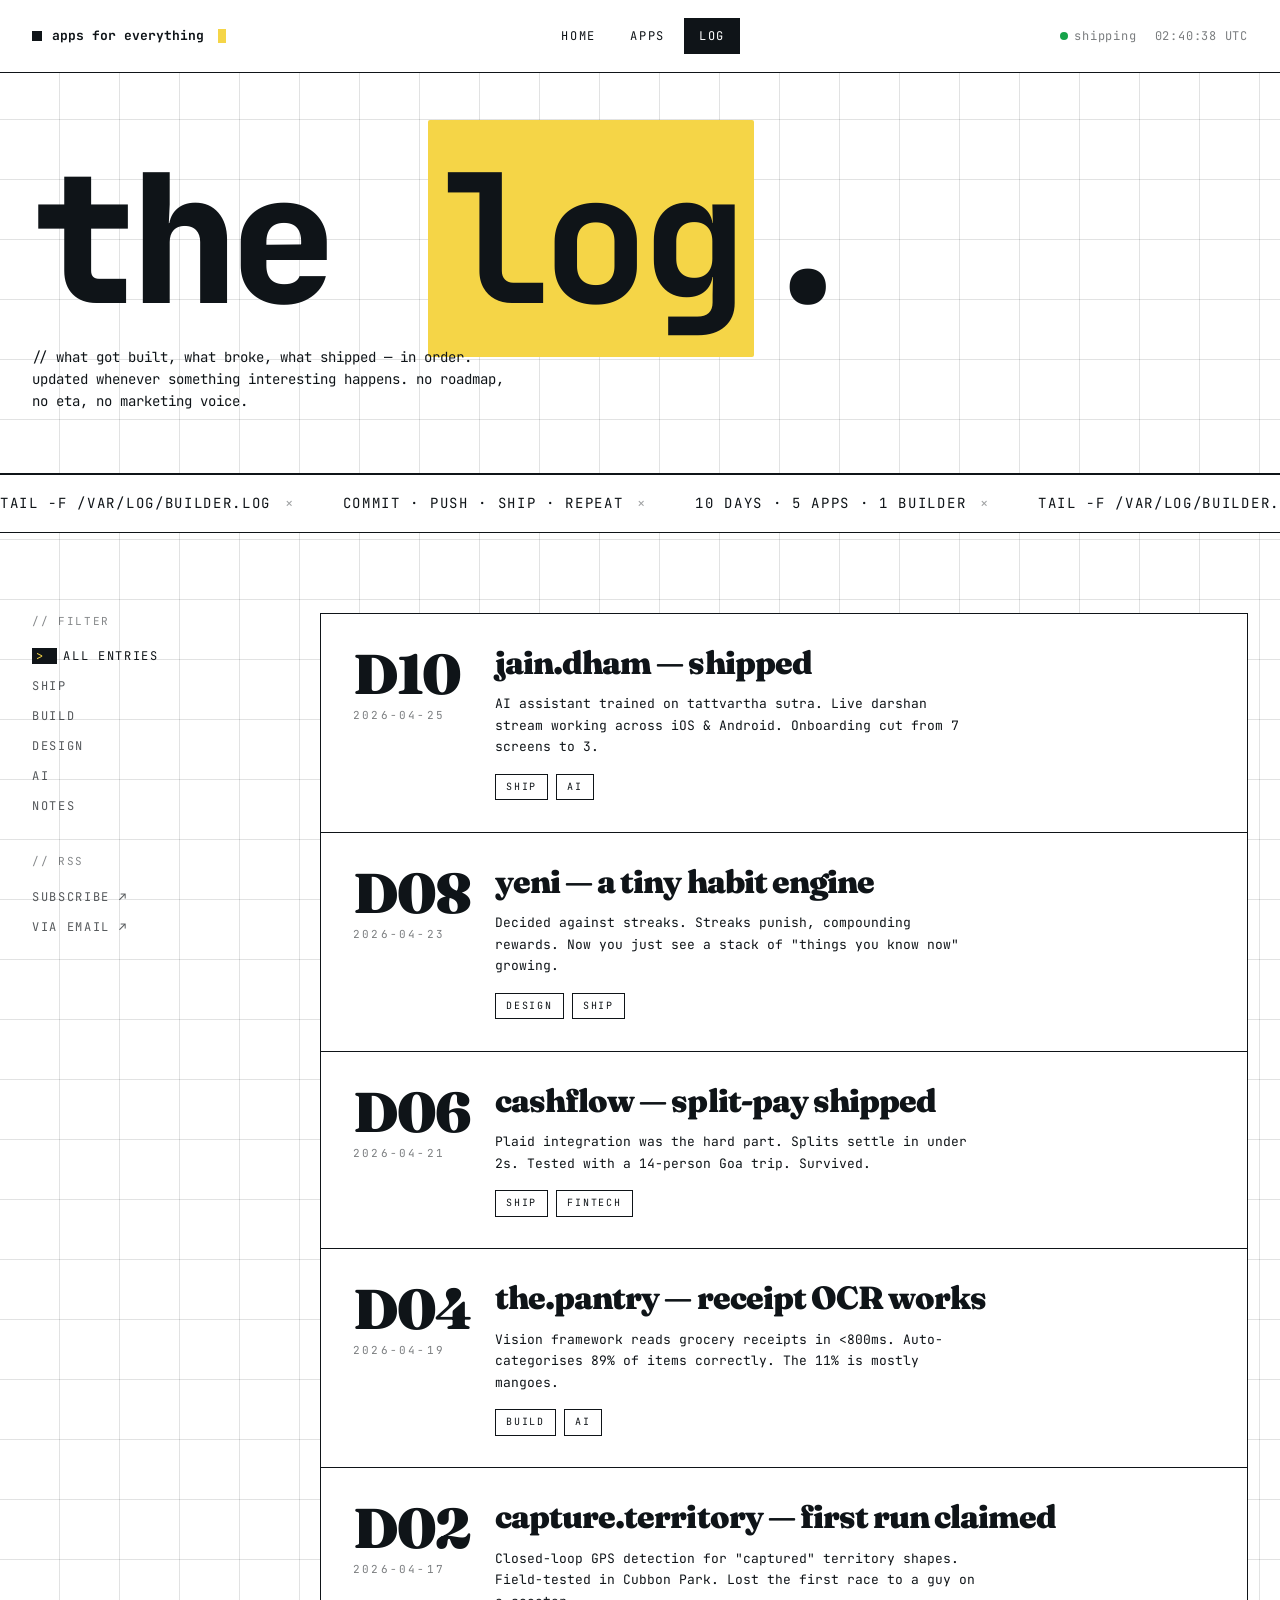
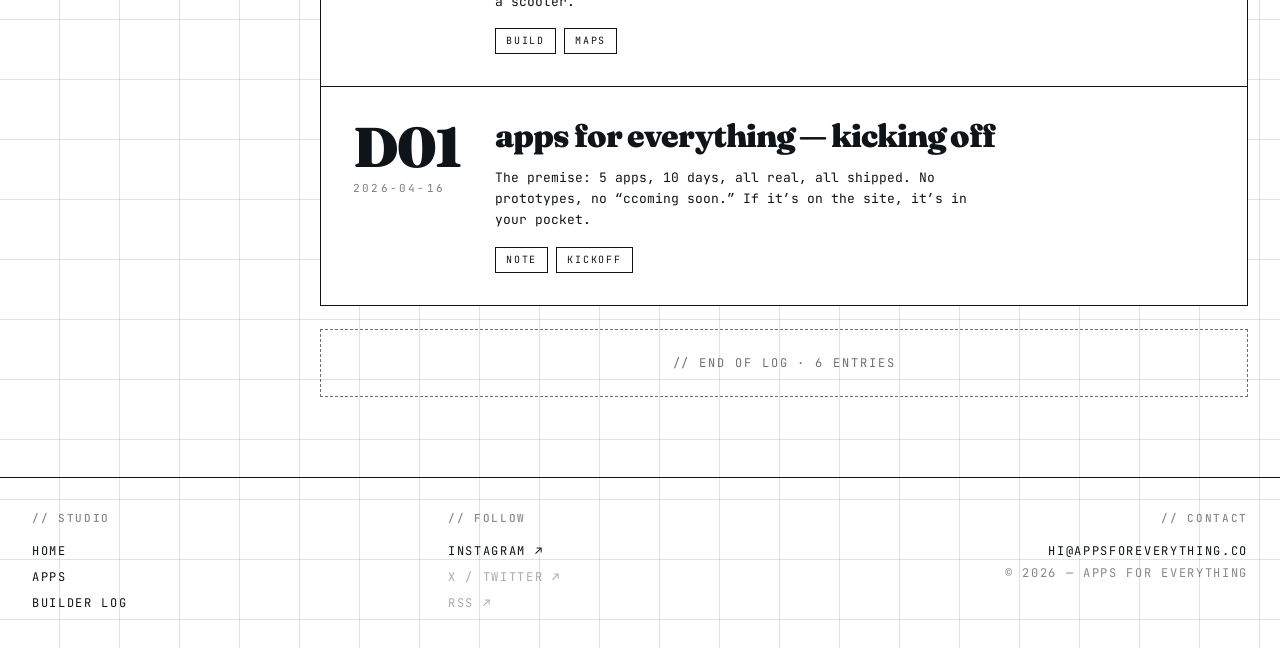
<file: log.html>
<!doctype html>
<html lang="en">
<head>
<meta charset="utf-8"/>
<meta name="viewport" content="width=device-width, initial-scale=1"/>
<title>builder log · apps for everything</title>
<meta name="description" content="What got built, what broke, what shipped — in order. A raw build log from a one-person studio shipping 5 apps in 10 days."/>
<meta property="og:title" content="builder log · apps for everything"/>
<meta property="og:description" content="What got built, what broke, what shipped — in order. 5 apps, 10 days, 1 builder."/>
<meta property="og:url" content="https://appsforeverything.co/log"/>
<meta property="og:type" content="website"/>
<meta property="og:image" content="https://appsforeverything.co/og-image.png"/>
<meta name="twitter:card" content="summary_large_image"/>
<meta name="twitter:title" content="builder log · apps for everything"/>
<meta name="twitter:description" content="What got built, what broke, what shipped — in order. 5 apps, 10 days, 1 builder."/>
<meta name="twitter:image" content="https://appsforeverything.co/og-image.png"/>
<link rel="icon" href="/favicon.svg" type="image/svg+xml"/>

<link rel="preconnect" href="https://fonts.googleapis.com"/>
<link rel="preconnect" href="https://fonts.gstatic.com" crossorigin/>
<link href="https://fonts.googleapis.com/css2?family=Fraunces:ital,opsz,wght@0,9..144,400;0,9..144,700;0,9..144,900;1,9..144,900&family=JetBrains+Mono:wght@400;500;700&display=swap" rel="stylesheet"/>
<link rel="stylesheet" href="site/site.css"/>

<style>
.log-hero {
  padding: 100px 32px 60px;
  border-bottom: 1.5px solid var(--fg);
  position: relative;
  overflow: hidden;
}
.log-hero h1 {
  font-family: var(--display);
  font-weight: 900;
  font-size: clamp(72px, 14vw, 220px);
  line-height: 0.88;
  letter-spacing: -0.05em;
}
.log-hero h1 em { font-style: normal; background: var(--hl); color: #0F1418; padding: 0 0.08em; }
.log-hero .sub {
  font-family: var(--mono);
  margin-top: 28px;
  font-size: 14px;
  max-width: 60ch;
  line-height: 1.6;
}

.log-stream {
  padding: 80px 32px;
  display: grid;
  grid-template-columns: 240px 1fr;
  gap: 48px;
  align-items: start;
}
.log-side {
  position: sticky;
  top: 80px;
  font-family: var(--mono);
  font-size: 12px;
  letter-spacing: 0.14em;
  text-transform: uppercase;
}
.log-side .h {
  font-size: 11px;
  opacity: 0.5;
  margin-bottom: 12px;
}
.log-side .filter {
  display: block;
  padding: 6px 0;
  cursor: pointer;
  opacity: 0.7;
}
.log-side .filter:hover, .log-side .filter.active {
  opacity: 1; color: var(--fg);
}
.log-side .filter.active::before { content: '> '; color: var(--hl); background: var(--fg); padding: 0 4px; margin-right: 6px; }

.log-stream-list {
  display: flex; flex-direction: column;
}
.log-entry {
  border: 1.5px solid var(--fg);
  margin-bottom: -1.5px;
  padding: 32px;
  display: grid;
  grid-template-columns: 110px 1fr;
  gap: 32px;
  background: var(--bg);
  position: relative;
  transition: background 0.18s, color 0.18s;
}
.log-entry:hover { background: var(--fg); color: var(--bg); }
.log-entry:hover .entry-tag { border-color: var(--bg); }
.log-entry .day-block {
  font-family: var(--display);
  font-size: 56px;
  font-weight: 900;
  letter-spacing: -0.04em;
  line-height: 1;
}
.log-entry .day-block .date {
  font-family: var(--mono);
  font-size: 11px;
  font-weight: 400;
  letter-spacing: 0.2em;
  margin-top: 8px;
  opacity: 0.55;
  display: block;
}
.log-entry .body {
  font-family: var(--mono);
  font-size: 13px;
  line-height: 1.65;
}
.log-entry .body h3 {
  font-family: var(--display);
  font-size: 32px;
  font-weight: 900;
  letter-spacing: -0.03em;
  line-height: 1.05;
  margin-bottom: 14px;
}
.log-entry .body p { max-width: 60ch; }
.log-entry .meta-row {
  margin-top: 16px;
  display: flex; gap: 8px; flex-wrap: wrap;
}
.entry-tag {
  border: 1.5px solid var(--fg);
  padding: 4px 10px;
  font-size: 10px;
  letter-spacing: 0.18em;
  text-transform: uppercase;
}

.timeline-end {
  margin-top: 24px;
  padding: 24px;
  border: 1.5px dashed var(--fg);
  font-family: var(--mono);
  font-size: 12px;
  letter-spacing: 0.16em;
  text-transform: uppercase;
  text-align: center;
  opacity: 0.6;
}

@media (max-width: 1100px) {
  .log-stream { grid-template-columns: 1fr; }
  .log-side { position: static; }
}

@media (max-width: 768px) {
  .log-stream { padding: 40px 20px; }
  .log-side {
    display: flex; flex-direction: row; flex-wrap: wrap;
    gap: 8px; align-items: center;
  }
  .log-side .h { width: 100%; margin-bottom: 0; }
}

@media (max-width: 640px) {
  .log-hero { padding: 72px 20px 32px; }
  .log-hero h1 { font-size: clamp(52px, 13vw, 80px); }
  .log-hero .sub { font-size: 13px; margin-top: 18px; }

  .log-entry {
    grid-template-columns: 1fr;
    padding: 20px;
    gap: 12px;
  }
  .log-entry .day-block { font-size: 40px; }
  .log-entry .body h3 { font-size: 22px; margin-bottom: 10px; }
  .log-entry .body { font-size: 13px; }

  .log-side .filter {
    padding: 4px 10px;
    border: 1px solid var(--fg);
    font-size: 10px;
  }
}
</style>
</head>
<body>

<nav class="nav">
  <a class="nav-brand" href="index.html">
    <span class="dot"></span>
    apps for everything<span class="blink"></span>
  </a>
  <div class="nav-links">
    <a class="nav-link" href="index.html">Home</a>
    <a class="nav-link" href="apps.html">Apps</a>
    <a class="nav-link active" href="log.html">Log</a>
  </div>
  <div class="nav-meta">
    <span><span class="live-dot"></span>shipping</span>
    <span data-utc-clock>00:00:00 UTC</span>
  </div>
</nav>

<main class="page">

  <section class="log-hero">
    <h1 style="font-family: 'JetBrains Mono'">the <em style="font-family: 'JetBrains Mono'">log</em>.</h1>
    <p class="sub">// what got built, what broke, what shipped — in order. updated whenever something interesting happens. no roadmap, no eta, no marketing voice.</p>
  </section>

  <div class="marquee">
    <div class="marquee-track fast">
      <span class="marquee-item">tail -f /var/log/builder.log <span class="x">×</span></span>
      <span class="marquee-item">commit · push · ship · repeat <span class="x">×</span></span>
      <span class="marquee-item">10 days · 5 apps · 1 builder <span class="x">×</span></span>
      <span class="marquee-item">tail -f /var/log/builder.log <span class="x">×</span></span>
      <span class="marquee-item">commit · push · ship · repeat <span class="x">×</span></span>
      <span class="marquee-item">10 days · 5 apps · 1 builder <span class="x">×</span></span>
      <span class="marquee-item">tail -f /var/log/builder.log <span class="x">×</span></span>
      <span class="marquee-item">commit · push · ship · repeat <span class="x">×</span></span>
      <span class="marquee-item">10 days · 5 apps · 1 builder <span class="x">×</span></span>
    </div>
  </div>

  <section class="log-stream">
    <aside class="log-side">
      <div class="h">// filter</div>
      <a class="filter active" data-filter="all">all entries</a>
      <a class="filter" data-filter="ship">ship</a>
      <a class="filter" data-filter="build">build</a>
      <a class="filter" data-filter="design">design</a>
      <a class="filter" data-filter="ai">ai</a>
      <a class="filter" data-filter="note">notes</a>

      <div class="h" style="margin-top:32px">// rss</div>
      <a class="filter" href="#">subscribe ↗</a>
      <a class="filter" href="#">via email ↗</a>
    </aside>

    <div class="log-stream-list" id="log-stream-list"></div>
  </section>

  <footer class="foot">
    <div class="foot-col">
      <h4>// studio</h4>
      <a href="index.html">Home</a>
      <a href="apps.html">Apps</a>
      <a href="log.html">Builder log</a>
    </div>
    <div class="foot-col">
      <h4>// follow</h4>
      <a href="https://www.instagram.com/apps4everything?igsh=eWd5OXFvZ3lxbHJh" target="_blank" rel="noopener">Instagram ↗</a>
      <a href="#">X / twitter ↗</a>
      <a href="#">RSS ↗</a>
    </div>
    <div class="foot-col" style="text-align:right">
      <h4>// contact</h4>
      <a href="mailto:hi@appsforeverything.co">hi@appsforeverything.co</a>
      <span style="opacity:0.5">© 2026 — apps for everything</span>
    </div>
  </footer>
</main>

<script src="site/site.js"></script>
<script>
const list = document.getElementById('log-stream-list');
function render(filter) {
  const data = filter === 'all' ? LOG_ENTRIES : LOG_ENTRIES.filter(e => e.tags.includes(filter));
  list.innerHTML = data.map(e => `
    <article class="log-entry">
      <div class="day-block">
        ${e.day}
        <span class="date">${e.date}</span>
      </div>
      <div class="body">
        <h3>${e.title}</h3>
        <p>${e.body}</p>
        <div class="meta-row">
          ${e.tags.map(t => `<span class="entry-tag">${t}</span>`).join('')}
        </div>
      </div>
    </article>
  `).join('') + `<div class="timeline-end">// end of log · ${data.length} entries</div>`;
}
render('all');

document.querySelectorAll('.filter[data-filter]').forEach(f => {
  f.addEventListener('click', (e) => {
    e.preventDefault();
    document.querySelectorAll('.filter').forEach(x => x.classList.remove('active'));
    f.classList.add('active');
    render(f.dataset.filter);
  });
});
</script>
</body>
</html>
</file>
<file: site/site.css>
/* appsforeverything.co — shared site styles */

:root {
  --bg: #FFFFFF;
  --fg: #0F1418;
  --fg-muted: rgba(15, 20, 24, 0.55);
  --fg-faint: rgba(15, 20, 24, 0.12);
  --hl: #F5D547;
  --display: 'Fraunces', serif;
  --mono: 'JetBrains Mono', ui-monospace, monospace;
}

[data-theme="dark"] {
  --bg: #0F1418;
  --fg: #FFFFFF;
  --fg-muted: rgba(255, 255, 255, 0.55);
  --fg-faint: rgba(255, 255, 255, 0.12);
}

* { box-sizing: border-box; margin: 0; padding: 0; }

html, body {
  background: var(--bg);
  color: var(--fg);
  font-family: var(--mono);
  font-size: 14px;
  line-height: 1.5;
  -webkit-font-smoothing: antialiased;
  overflow-x: hidden;
}

body {
  background-image:
    linear-gradient(var(--fg-faint) 1px, transparent 1px),
    linear-gradient(90deg, var(--fg-faint) 1px, transparent 1px);
  background-size: 60px 60px;
  background-position: -1px -1px;
}

a { color: inherit; text-decoration: none; }
em {
  font-style: normal;
  font-weight: 700;
  background: var(--hl);
  padding: 0 6px;
  border-radius: 2px;
  color: #0F1418;
}

::selection { background: var(--hl); color: #0F1418; }

/* ── Top nav ────────────────────────────────────────────── */
.nav {
  position: fixed; top: 0; left: 0; right: 0; z-index: 100;
  display: flex; align-items: center; justify-content: space-between;
  padding: 18px 32px;
  border-bottom: 1.5px solid var(--fg);
  background: var(--bg);
  font-family: var(--mono);
  font-size: 13px;
  letter-spacing: 0.06em;
}
.nav-brand {
  display: flex; align-items: center; gap: 10px;
  font-weight: 700;
  text-transform: lowercase;
  letter-spacing: 0;
}
.nav-brand .dot {
  width: 10px; height: 10px; background: var(--fg);
  display: inline-block;
}
.nav-brand .blink {
  width: 8px; height: 14px; background: var(--hl);
  display: inline-block; margin-left: 4px;
  animation: blink 1s steps(2) infinite;
}
@keyframes blink { 0%, 50% { opacity: 1 } 51%, 100% { opacity: 0 } }

.nav-links { display: flex; gap: 4px; }
.nav-link {
  padding: 8px 14px;
  border: 1.5px solid transparent;
  text-transform: uppercase;
  letter-spacing: 0.14em;
  font-size: 12px;
  transition: background 0.15s, color 0.15s, border-color 0.15s;
}
.nav-link:hover { border-color: var(--fg); }
.nav-link.active { background: var(--fg); color: var(--bg); }

.nav-meta {
  display: flex; align-items: center; gap: 18px;
  font-size: 12px;
  color: var(--fg-muted);
}
.nav-meta .live-dot {
  width: 8px; height: 8px; border-radius: 50%;
  background: #16a34a;
  display: inline-block; margin-right: 6px;
  animation: pulse 1.5s ease-in-out infinite;
}
@keyframes pulse { 0%, 100% { opacity: 1 } 50% { opacity: 0.3 } }

/* ── Page shell ─────────────────────────────────────────── */
.page { padding-top: 60px; }

.section-label {
  display: flex; align-items: center; gap: 16px;
  font-family: var(--mono);
  font-size: 12px; letter-spacing: 0.18em; text-transform: uppercase;
  color: var(--fg-muted);
  margin-bottom: 28px;
}
.section-label .line {
  flex: 1; height: 1px; background: var(--fg); opacity: 0.25;
}

/* ── Footer ─────────────────────────────────────────────── */
.foot {
  border-top: 1.5px solid var(--fg);
  padding: 32px;
  display: grid;
  grid-template-columns: 1fr 1fr 1fr;
  gap: 32px;
  font-size: 12px;
  text-transform: uppercase;
  letter-spacing: 0.14em;
}
.foot-col h4 {
  font-size: 11px; opacity: 0.5;
  margin-bottom: 12px; font-weight: 500;
}
.foot-col a { display: block; padding: 4px 0; }
.foot-col a:hover { background: var(--hl); color: #0F1418; }

/* ── Marquee ────────────────────────────────────────────── */
.marquee {
  border-top: 1.5px solid var(--fg);
  border-bottom: 1.5px solid var(--fg);
  overflow: hidden;
  background: var(--bg);
  position: relative;
}
.marquee.invert { background: var(--fg); color: var(--bg); }
.marquee-track {
  display: inline-flex; gap: 48px;
  white-space: nowrap;
  padding: 18px 0;
  animation: marquee 40s linear infinite;
  font-family: var(--mono);
  font-size: 14px;
  letter-spacing: 0.12em;
  text-transform: uppercase;
}
.marquee-track.fast { animation-duration: 20s; }
.marquee-track.reverse { animation-direction: reverse; }
.marquee-item {
  display: inline-flex; align-items: center; gap: 14px;
}
.marquee-item .star { color: var(--hl); }
.marquee-item .x { opacity: 0.4; }
@keyframes marquee {
  from { transform: translateX(0) }
  to { transform: translateX(-50%) }
}

/* ── Buttons ────────────────────────────────────────────── */
.btn {
  display: inline-flex; align-items: center; gap: 10px;
  padding: 14px 22px;
  font-family: var(--mono);
  font-size: 13px;
  letter-spacing: 0.14em;
  text-transform: uppercase;
  font-weight: 700;
  border: 1.5px solid var(--fg);
  background: var(--bg);
  color: var(--fg);
  cursor: pointer;
  transition: all 0.15s;
}
.btn:hover {
  background: var(--fg); color: var(--bg);
}
.btn.primary {
  background: var(--fg); color: var(--bg);
}
.btn.primary:hover {
  background: var(--hl); color: #0F1418; border-color: var(--hl);
}

/* ── Status pill ────────────────────────────────────────── */
.pill {
  display: inline-flex; align-items: center; gap: 8px;
  padding: 5px 11px;
  font-family: var(--mono);
  font-size: 11px;
  letter-spacing: 0.18em;
  font-weight: 700;
  text-transform: uppercase;
  background: var(--fg);
  color: var(--bg);
}
.pill.outline { background: transparent; color: var(--fg); border: 1.5px solid var(--fg); }
.pill.pill-dl { background: var(--hl); color: #0F1418; pointer-events: auto; opacity: 1; }
.pill.pill-dl:hover { background: var(--fg); color: var(--bg); }
.pill .pill-dot {
  width: 6px; height: 6px; border-radius: 50%; background: #16a34a;
  animation: pulse 1.5s ease-in-out infinite;
}

/* ── Logo card ─────────────────────────────────────────── */
.logo-slot {
  position: relative;
  background: var(--bg);
  color: var(--fg);
  border: 1.5px solid var(--fg);
  display: flex; align-items: center; justify-content: center;
  font-family: var(--mono);
  flex-shrink: 0;
}
.logo-slot .tick {
  position: absolute; width: 10px; height: 10px;
  background: var(--bg);
}
.logo-slot .tick.tl { top: -1px; left: -1px; border-top: 2px solid var(--fg); border-left: 2px solid var(--fg); }
.logo-slot .tick.tr { top: -1px; right: -1px; border-top: 2px solid var(--fg); border-right: 2px solid var(--fg); }
.logo-slot .tick.bl { bottom: -1px; left: -1px; border-bottom: 2px solid var(--fg); border-left: 2px solid var(--fg); }
.logo-slot .tick.br { bottom: -1px; right: -1px; border-bottom: 2px solid var(--fg); border-right: 2px solid var(--fg); }
.logo-slot .logo-inner {
  display: flex; align-items: center; justify-content: center;
}
.logo-slot .logo-inner img {
  display: block;
  object-fit: contain;
  max-width: 100%;
  max-height: 100%;
}
.logo-slot .logo-tag {
  font-size: 9px; opacity: 0.5; letter-spacing: 0.2em;
}
.logo-slot .logo-name {
  font-size: 14px; font-weight: 700; letter-spacing: -0.01em; margin-top: 4px;
}

/* ── Reveal animation ───────────────────────────────────── */
.reveal {
  opacity: 0; transform: translateY(24px);
  transition: opacity 0.7s cubic-bezier(.2,.7,.2,1), transform 0.7s cubic-bezier(.2,.7,.2,1);
}
.reveal.in { opacity: 1; transform: translateY(0); }

/* ── Util ──────────────────────────────────────────────── */
.mono { font-family: var(--mono); }
.serif { font-family: var(--display); }
.muted { color: var(--fg-muted); }
.cap { text-transform: uppercase; letter-spacing: 0.14em; }

/* ── Placeholder links (not yet live) ───────────────────── */
a[href="#"] {
  opacity: 0.35;
  cursor: default;
  pointer-events: none;
}

/* ── Mobile: 768px tablet ───────────────────────────────── */
@media (max-width: 768px) {
  .foot { grid-template-columns: 1fr 1fr; gap: 20px; }
  .foot-col:last-child { text-align: left !important; }
  .nav-link { padding: 6px 10px; font-size: 11px; letter-spacing: 0.08em; }
}

/* ── Mobile: 640px phone ────────────────────────────────── */
@media (max-width: 640px) {
  .nav-meta { display: none; }
  .nav { padding: 14px 20px; }
  .nav-brand { font-size: 12px; }
  .nav-brand .dot { width: 8px; height: 8px; }
  .foot { grid-template-columns: 1fr; gap: 20px; }
  .foot-col:last-child { text-align: left !important; }
  .marquee-track { gap: 20px; font-size: 12px; }
}

/* ── Mobile: 480px small phone ──────────────────────────── */
@media (max-width: 480px) {
  .nav { padding: 12px 16px; }
  .nav-brand { font-size: 11px; letter-spacing: -0.01em; }
  .nav-link { padding: 5px 8px; font-size: 10px; }
  .btn { padding: 12px 16px; font-size: 12px; }
}
</file>
